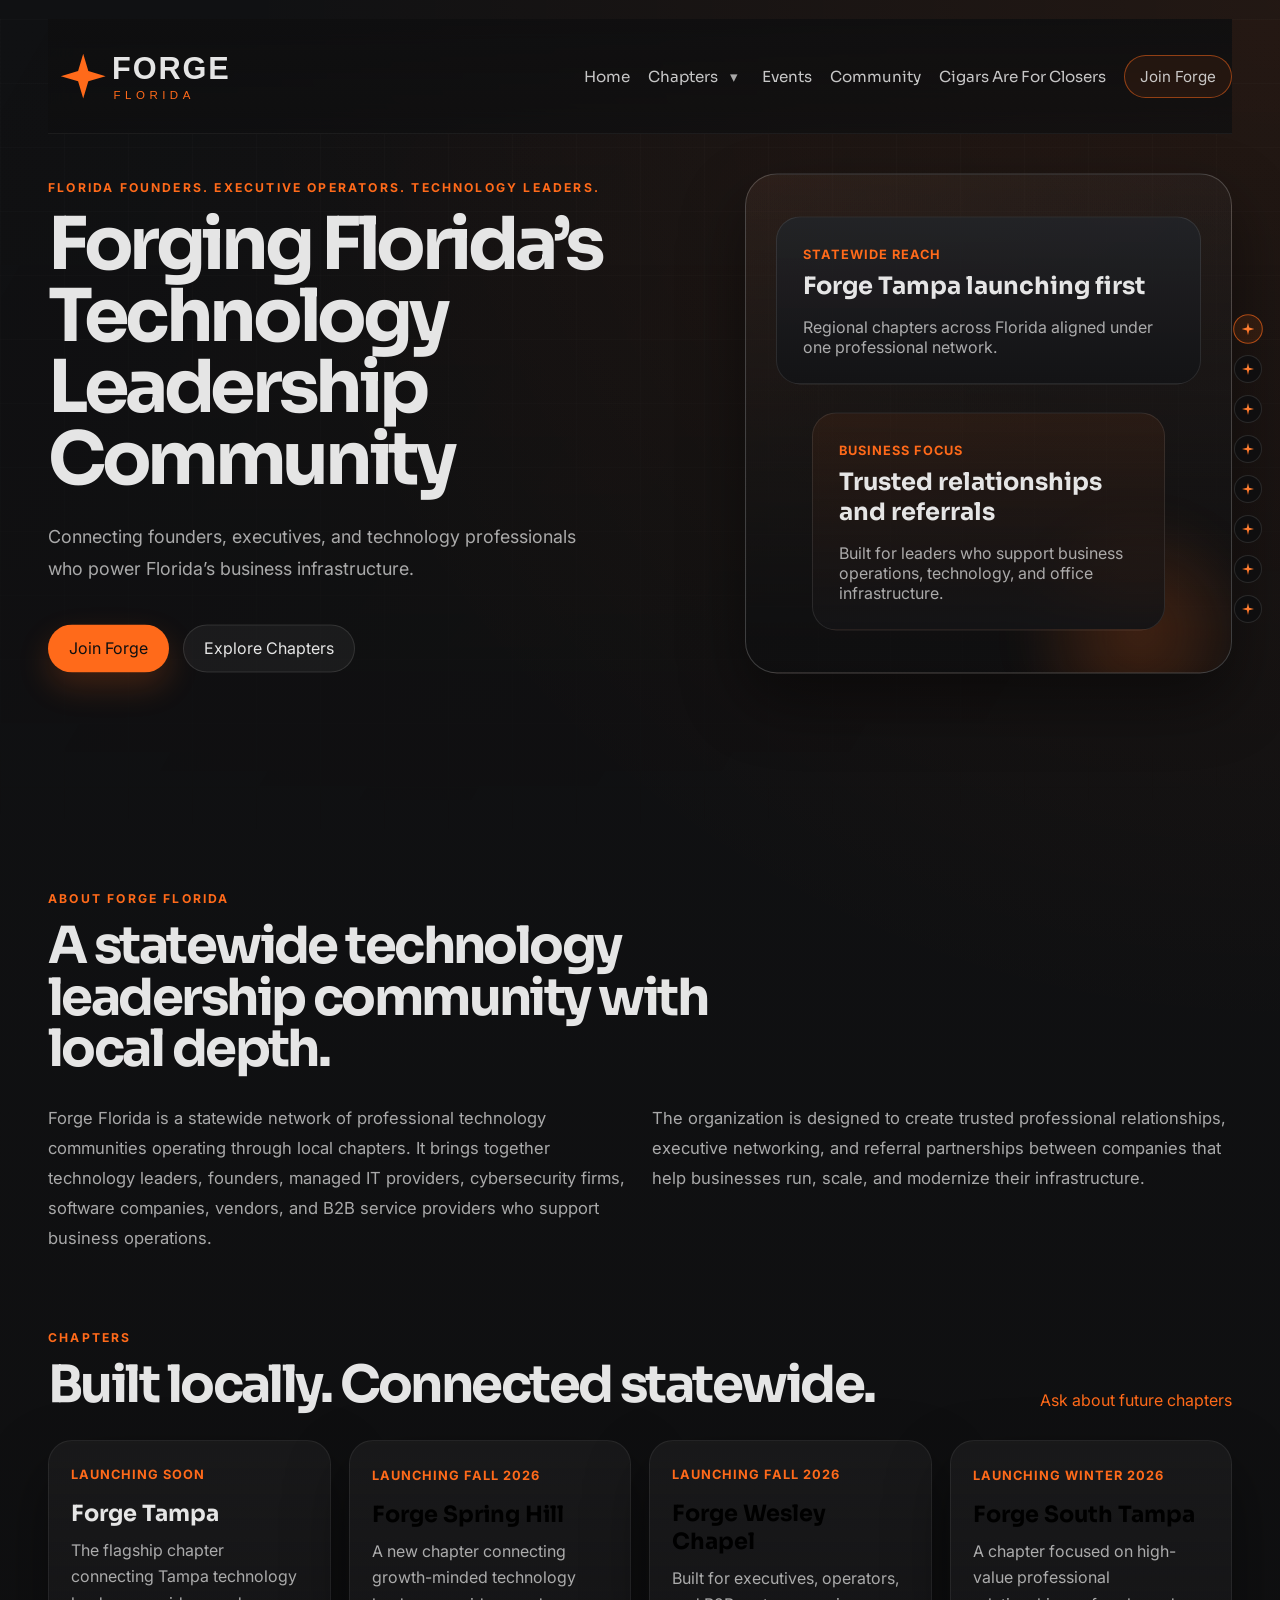
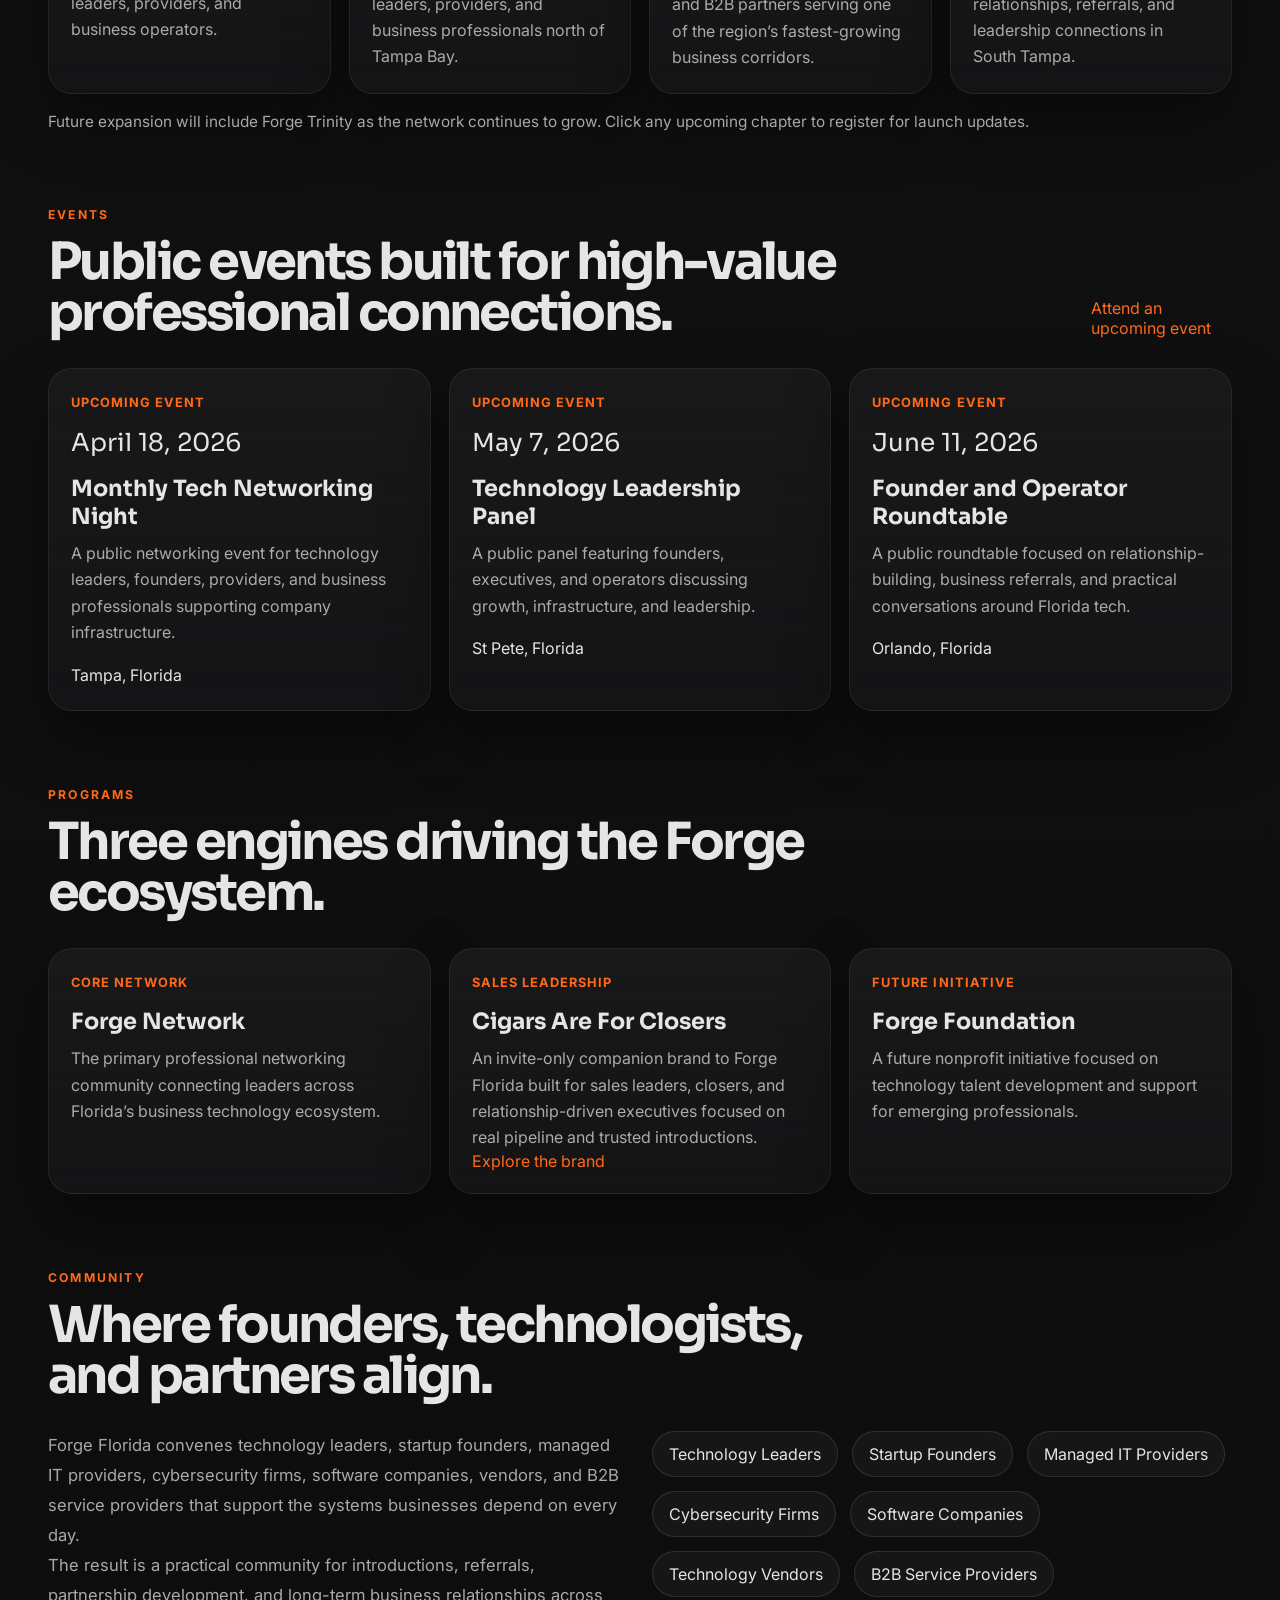
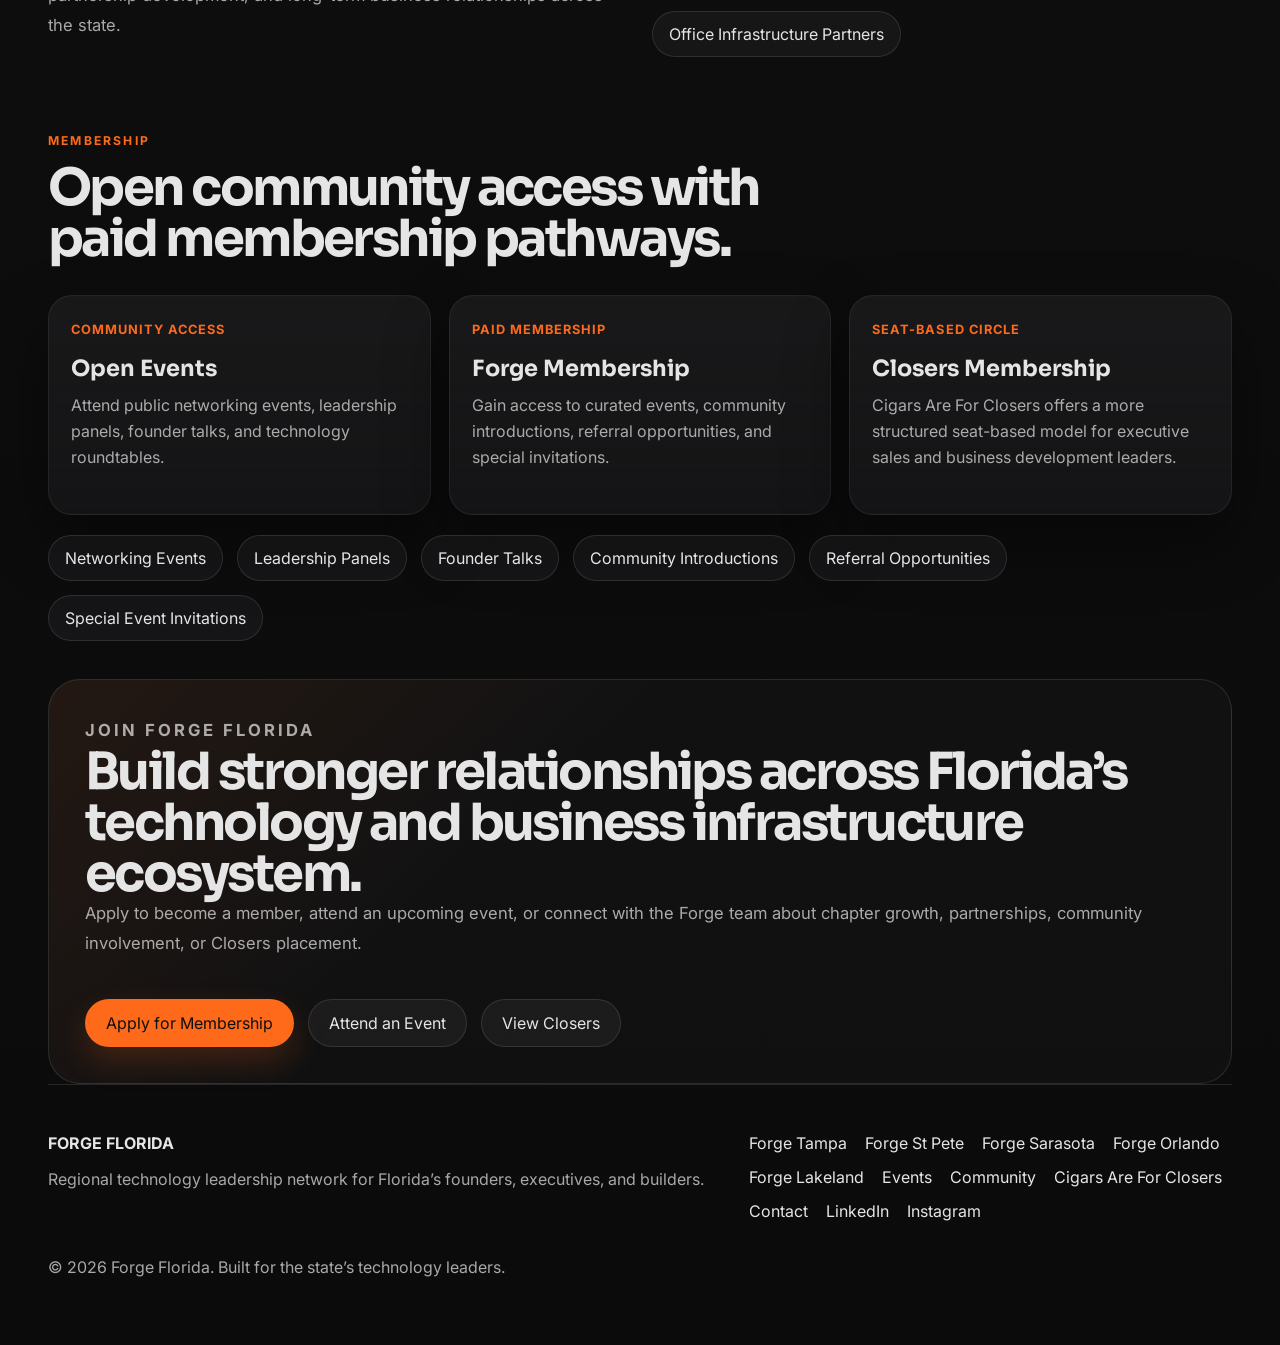
<file: index.html>
<!DOCTYPE html>
<html lang="en">
  <head>
    <meta charset="UTF-8" />
    <meta name="viewport" content="width=device-width, initial-scale=1.0" />
    <title>Forge Florida | Technology Leadership Community</title>
    <meta
      name="description"
      content="Forge Florida connects founders, executives, and technology professionals across Florida through city chapters, events, and leadership programs."
    />
    <link rel="preconnect" href="https://fonts.googleapis.com" />
    <link rel="preconnect" href="https://fonts.gstatic.com" crossorigin />
    <link
      href="https://fonts.googleapis.com/css2?family=Inter:wght@400;500;600;700&family=Sora:wght@500;600;700;800&display=swap"
      rel="stylesheet"
    />
    <link rel="stylesheet" href="styles.css" />
  </head>
  <body>
    <aside class="section-rail" aria-label="Section navigation">
      <button class="rail-dot active" type="button" data-target="hero" aria-label="Go to Home">
        <span class="rail-mark" aria-hidden="true"></span>
      </button>
      <button class="rail-dot" type="button" data-target="about" aria-label="Go to About">
        <span class="rail-mark" aria-hidden="true"></span>
      </button>
      <button class="rail-dot" type="button" data-target="chapters" aria-label="Go to Chapters">
        <span class="rail-mark" aria-hidden="true"></span>
      </button>
      <button class="rail-dot" type="button" data-target="events" aria-label="Go to Events">
        <span class="rail-mark" aria-hidden="true"></span>
      </button>
      <button class="rail-dot" type="button" data-target="programs" aria-label="Go to Programs">
        <span class="rail-mark" aria-hidden="true"></span>
      </button>
      <button class="rail-dot" type="button" data-target="community" aria-label="Go to Community">
        <span class="rail-mark" aria-hidden="true"></span>
      </button>
      <button class="rail-dot" type="button" data-target="membership" aria-label="Go to Membership">
        <span class="rail-mark" aria-hidden="true"></span>
      </button>
      <button class="rail-dot" type="button" data-target="join" aria-label="Go to Join Forge">
        <span class="rail-mark" aria-hidden="true"></span>
      </button>
    </aside>
    <div class="site-shell">
      <header class="topbar">
        <a class="brand" href="index.html">
          <svg class="brand-logo" viewBox="0 0 900 220" aria-label="Forge Florida">
            <g transform="translate(110,110)">
              <polygon
                points="0,-70 16,-16 70,0 16,16 0,70 -16,16 -70,0 -16,-16"
                fill="#FF6A1A"
              ></polygon>
            </g>
            <text
              x="200"
              y="120"
              font-family="Montserrat, Arial, sans-serif"
              font-size="96"
              font-weight="700"
              fill="#E5E5E5"
              letter-spacing="6"
            >
              FORGE
            </text>
            <text
              x="205"
              y="180"
              font-family="Montserrat, Arial, sans-serif"
              font-size="36"
              font-weight="500"
              fill="#FF6A1A"
              letter-spacing="14"
            >
              FLORIDA
            </text>
          </svg>
        </a>
        <nav class="nav">
          <a href="index.html">Home</a>
          <div class="nav-group">
            <a href="#chapters">Chapters</a>
            <button
              class="nav-menu-toggle"
              type="button"
              aria-label="Open chapters menu"
              aria-expanded="false"
              aria-controls="chapters-menu"
            >
              ▾
            </button>
            <div class="nav-menu" id="chapters-menu" role="menu">
              <a href="#chapters">Chapter Overview</a>
              <a href="chapters/tampa.html">Forge Tampa</a>
              <button type="button" data-open-modal="join-modal" data-chapter="Forge Spring Hill">
                Forge Spring Hill
              </button>
              <button type="button" data-open-modal="join-modal" data-chapter="Forge Wesley Chapel">
                Forge Wesley Chapel
              </button>
              <button type="button" data-open-modal="join-modal" data-chapter="Forge South Tampa">
                Forge South Tampa
              </button>
              <button type="button" data-open-modal="join-modal" data-chapter="Forge Trinity">
                Forge Trinity
              </button>
            </div>
          </div>
          <a href="#events">Events</a>
          <a href="#community">Community</a>
          <a href="cigars-are-for-closers.html">Cigars Are For Closers</a>
          <button class="nav-cta nav-button" type="button" data-open-modal="join-modal">Join Forge</button>
        </nav>
      </header>

      <main>
        <section class="hero snap-section" id="hero">
          <div class="hero-copy">
            <p class="eyebrow">Florida founders. Executive operators. Technology leaders.</p>
            <h1>Forging Florida’s Technology Leadership Community</h1>
            <p class="hero-text">
              Connecting founders, executives, and technology professionals who power Florida’s
              business infrastructure.
            </p>
            <div class="hero-actions">
              <button class="button button-primary" type="button" data-open-modal="join-modal">Join Forge</button>
              <a class="button button-secondary" href="#chapters">Explore Chapters</a>
            </div>
          </div>
          <div class="hero-panel">
            <div class="hero-panel-grid"></div>
            <div class="signal-card">
              <span>Statewide Reach</span>
              <strong>Forge Tampa launching first</strong>
              <p>Regional chapters across Florida aligned under one professional network.</p>
            </div>
            <div class="signal-card accent">
              <span>Business Focus</span>
              <strong>Trusted relationships and referrals</strong>
              <p>Built for leaders who support business operations, technology, and office infrastructure.</p>
            </div>
          </div>
        </section>

        <section class="section intro snap-section" id="about">
          <div class="section-heading">
            <p class="eyebrow">About Forge Florida</p>
            <h2>A statewide technology leadership community with local depth.</h2>
          </div>
          <div class="two-column">
            <p>
              Forge Florida is a statewide network of professional technology communities operating
              through local chapters. It brings together technology leaders, founders, managed IT
              providers, cybersecurity firms, software companies, vendors, and B2B service
              providers who support business operations.
            </p>
            <p>
              The organization is designed to create trusted professional relationships, executive
              networking, and referral partnerships between companies that help businesses run,
              scale, and modernize their infrastructure.
            </p>
          </div>
        </section>

        <section class="section snap-section" id="chapters">
          <div class="section-heading inline">
            <div>
              <p class="eyebrow">Chapters</p>
              <h2>Built locally. Connected statewide.</h2>
            </div>
            <a class="text-link" href="#join">Ask about future chapters</a>
          </div>
          <div class="card-grid chapter-grid">
            <a class="card chapter-card" href="chapters/tampa.html">
              <span class="card-kicker">Launching Soon</span>
              <h3>Forge Tampa</h3>
              <p>The flagship chapter connecting Tampa technology leaders, providers, and business operators.</p>
            </a>
            <button
              class="card chapter-card chapter-button"
              type="button"
              data-open-modal="join-modal"
              data-chapter="Forge Spring Hill"
            >
              <span class="card-kicker">Launching Fall 2026</span>
              <h3>Forge Spring Hill</h3>
              <p>A new chapter connecting growth-minded technology leaders, providers, and business professionals north of Tampa Bay.</p>
            </button>
            <button
              class="card chapter-card chapter-button"
              type="button"
              data-open-modal="join-modal"
              data-chapter="Forge Wesley Chapel"
            >
              <span class="card-kicker">Launching Fall 2026</span>
              <h3>Forge Wesley Chapel</h3>
              <p>Built for executives, operators, and B2B partners serving one of the region’s fastest-growing business corridors.</p>
            </button>
            <button
              class="card chapter-card chapter-button"
              type="button"
              data-open-modal="join-modal"
              data-chapter="Forge South Tampa"
            >
              <span class="card-kicker">Launching Winter 2026</span>
              <h3>Forge South Tampa</h3>
              <p>A chapter focused on high-value professional relationships, referrals, and leadership connections in South Tampa.</p>
            </button>
          </div>
          <p class="section-note">Future expansion will include Forge Trinity as the network continues to grow. Click any upcoming chapter to register for launch updates.</p>
        </section>

        <section class="section snap-section" id="events">
          <div class="section-heading inline">
            <div>
              <p class="eyebrow">Events</p>
              <h2>Public events built for high-value professional connections.</h2>
            </div>
            <a class="text-link" href="#join">Attend an upcoming event</a>
          </div>
          <div class="card-grid events-grid" id="events-grid"></div>
        </section>

        <section class="section snap-section" id="programs">
          <div class="section-heading">
            <p class="eyebrow">Programs</p>
            <h2>Three engines driving the Forge ecosystem.</h2>
          </div>
          <div class="card-grid program-grid">
            <article class="card program-card">
              <span class="card-kicker">Core Network</span>
              <h3>Forge Network</h3>
              <p>The primary professional networking community connecting leaders across Florida’s business technology ecosystem.</p>
            </article>
            <article class="card program-card" id="closers">
              <span class="card-kicker">Sales Leadership</span>
              <h3>Cigars Are For Closers</h3>
              <p>
                An invite-only companion brand to Forge Florida built for sales leaders, closers,
                and relationship-driven executives focused on real pipeline and trusted
                introductions.
              </p>
              <a class="text-link" href="cigars-are-for-closers.html">Explore the brand</a>
            </article>
            <article class="card program-card" id="foundation">
              <span class="card-kicker">Future Initiative</span>
              <h3>Forge Foundation</h3>
              <p>A future nonprofit initiative focused on technology talent development and support for emerging professionals.</p>
            </article>
          </div>
        </section>

        <section class="section community-section snap-section" id="community">
          <div class="section-heading">
            <p class="eyebrow">Community</p>
            <h2>Where founders, technologists, and partners align.</h2>
          </div>
          <div class="community-layout">
            <div class="community-copy">
              <p>
                Forge Florida convenes technology leaders, startup founders, managed IT providers,
                cybersecurity firms, software companies, vendors, and B2B service providers that
                support the systems businesses depend on every day.
              </p>
              <p>
                The result is a practical community for introductions, referrals, partnership
                development, and long-term business relationships across the state.
              </p>
            </div>
            <div class="member-wall">
              <span>Technology Leaders</span>
              <span>Startup Founders</span>
              <span>Managed IT Providers</span>
              <span>Cybersecurity Firms</span>
              <span>Software Companies</span>
              <span>Technology Vendors</span>
              <span>B2B Service Providers</span>
              <span>Office Infrastructure Partners</span>
            </div>
          </div>
        </section>

        <section class="section snap-section" id="membership">
          <div class="section-heading">
            <p class="eyebrow">Membership</p>
            <h2>Open community access with paid membership pathways.</h2>
          </div>
          <div class="card-grid program-grid">
            <article class="card program-card">
              <span class="card-kicker">Community Access</span>
              <h3>Open Events</h3>
              <p>Attend public networking events, leadership panels, founder talks, and technology roundtables.</p>
            </article>
            <article class="card program-card">
              <span class="card-kicker">Paid Membership</span>
              <h3>Forge Membership</h3>
              <p>Gain access to curated events, community introductions, referral opportunities, and special invitations.</p>
            </article>
            <article class="card program-card">
              <span class="card-kicker">Seat-Based Circle</span>
              <h3>Closers Membership</h3>
              <p>
                Cigars Are For Closers offers a more structured seat-based model for executive
                sales and business development leaders.
              </p>
            </article>
          </div>
          <div class="member-wall benefits-wall">
            <span>Networking Events</span>
            <span>Leadership Panels</span>
            <span>Founder Talks</span>
            <span>Community Introductions</span>
            <span>Referral Opportunities</span>
            <span>Special Event Invitations</span>
          </div>
        </section>

        <section class="section cta-section snap-section" id="join">
          <p class="eyebrow">Join Forge Florida</p>
          <h2>Build stronger relationships across Florida’s technology and business infrastructure ecosystem.</h2>
          <p>
            Apply to become a member, attend an upcoming event, or connect with the Forge team
            about chapter growth, partnerships, community involvement, or Closers placement.
          </p>
          <div class="hero-actions">
            <button class="button button-primary" type="button" data-open-modal="join-modal">Apply for Membership</button>
            <a class="button button-secondary" href="mailto:events@forgeflorida.com">Attend an Event</a>
            <a class="button button-secondary" href="cigars-are-for-closers.html">View Closers</a>
          </div>
        </section>
      </main>

      <footer class="footer">
        <div>
          <strong>FORGE FLORIDA</strong>
          <p>Regional technology leadership network for Florida’s founders, executives, and builders.</p>
        </div>
        <div class="footer-links">
          <a href="chapters/tampa.html">Forge Tampa</a>
          <a href="chapters/st-pete.html">Forge St Pete</a>
          <a href="chapters/sarasota.html">Forge Sarasota</a>
          <a href="chapters/orlando.html">Forge Orlando</a>
          <a href="#chapters">Forge Lakeland</a>
          <a href="#events">Events</a>
          <a href="#community">Community</a>
          <a href="cigars-are-for-closers.html">Cigars Are For Closers</a>
          <a href="mailto:hello@forgeflorida.com">Contact</a>
          <a href="https://www.linkedin.com" target="_blank" rel="noreferrer">LinkedIn</a>
          <a href="https://www.instagram.com" target="_blank" rel="noreferrer">Instagram</a>
        </div>
        <p class="footer-meta">© <span id="year"></span> Forge Florida. Built for the state’s technology leaders.</p>
      </footer>
    </div>

    <div class="modal" id="join-modal" aria-hidden="true">
      <div class="modal-backdrop" data-close-modal></div>
      <div class="modal-panel" role="dialog" aria-modal="true" aria-labelledby="join-modal-title">
        <button class="modal-close" type="button" aria-label="Close" data-close-modal>
          ×
        </button>
        <p class="eyebrow">Join Forge</p>
        <h2 id="join-modal-title">Get more information about Forge membership.</h2>
        <p class="modal-copy">
          Tell us a bit about you and we’ll prepare the right next step. Submitting this form opens
          an email draft to the Forge team with your details filled in.
        </p>
        <form class="modal-form" id="join-form">
          <input type="hidden" name="chapter" value="" />
          <label>
            Full Name
            <input type="text" name="name" required />
          </label>
          <label>
            Email
            <input type="email" name="email" required />
          </label>
          <label>
            Company
            <input type="text" name="company" />
          </label>
          <label>
            Role
            <input type="text" name="role" />
          </label>
          <label>
            Interest
            <select name="interest">
              <option value="General Membership">General Membership</option>
              <option value="Events">Events</option>
              <option value="Cigars Are For Closers">Cigars Are For Closers</option>
              <option value="Partnerships">Partnerships</option>
              <option value="Chapter Launch Updates">Chapter Launch Updates</option>
            </select>
          </label>
          <label>
            Notes
            <textarea name="notes" rows="4" placeholder="Tell us what you'd like to learn more about."></textarea>
          </label>
          <div class="modal-actions">
            <button class="button button-primary" type="submit">Send Request</button>
            <button class="button button-secondary" type="button" data-close-modal>Cancel</button>
          </div>
        </form>
      </div>
    </div>

    <script src="script.js"></script>
  </body>
</html>
</file>
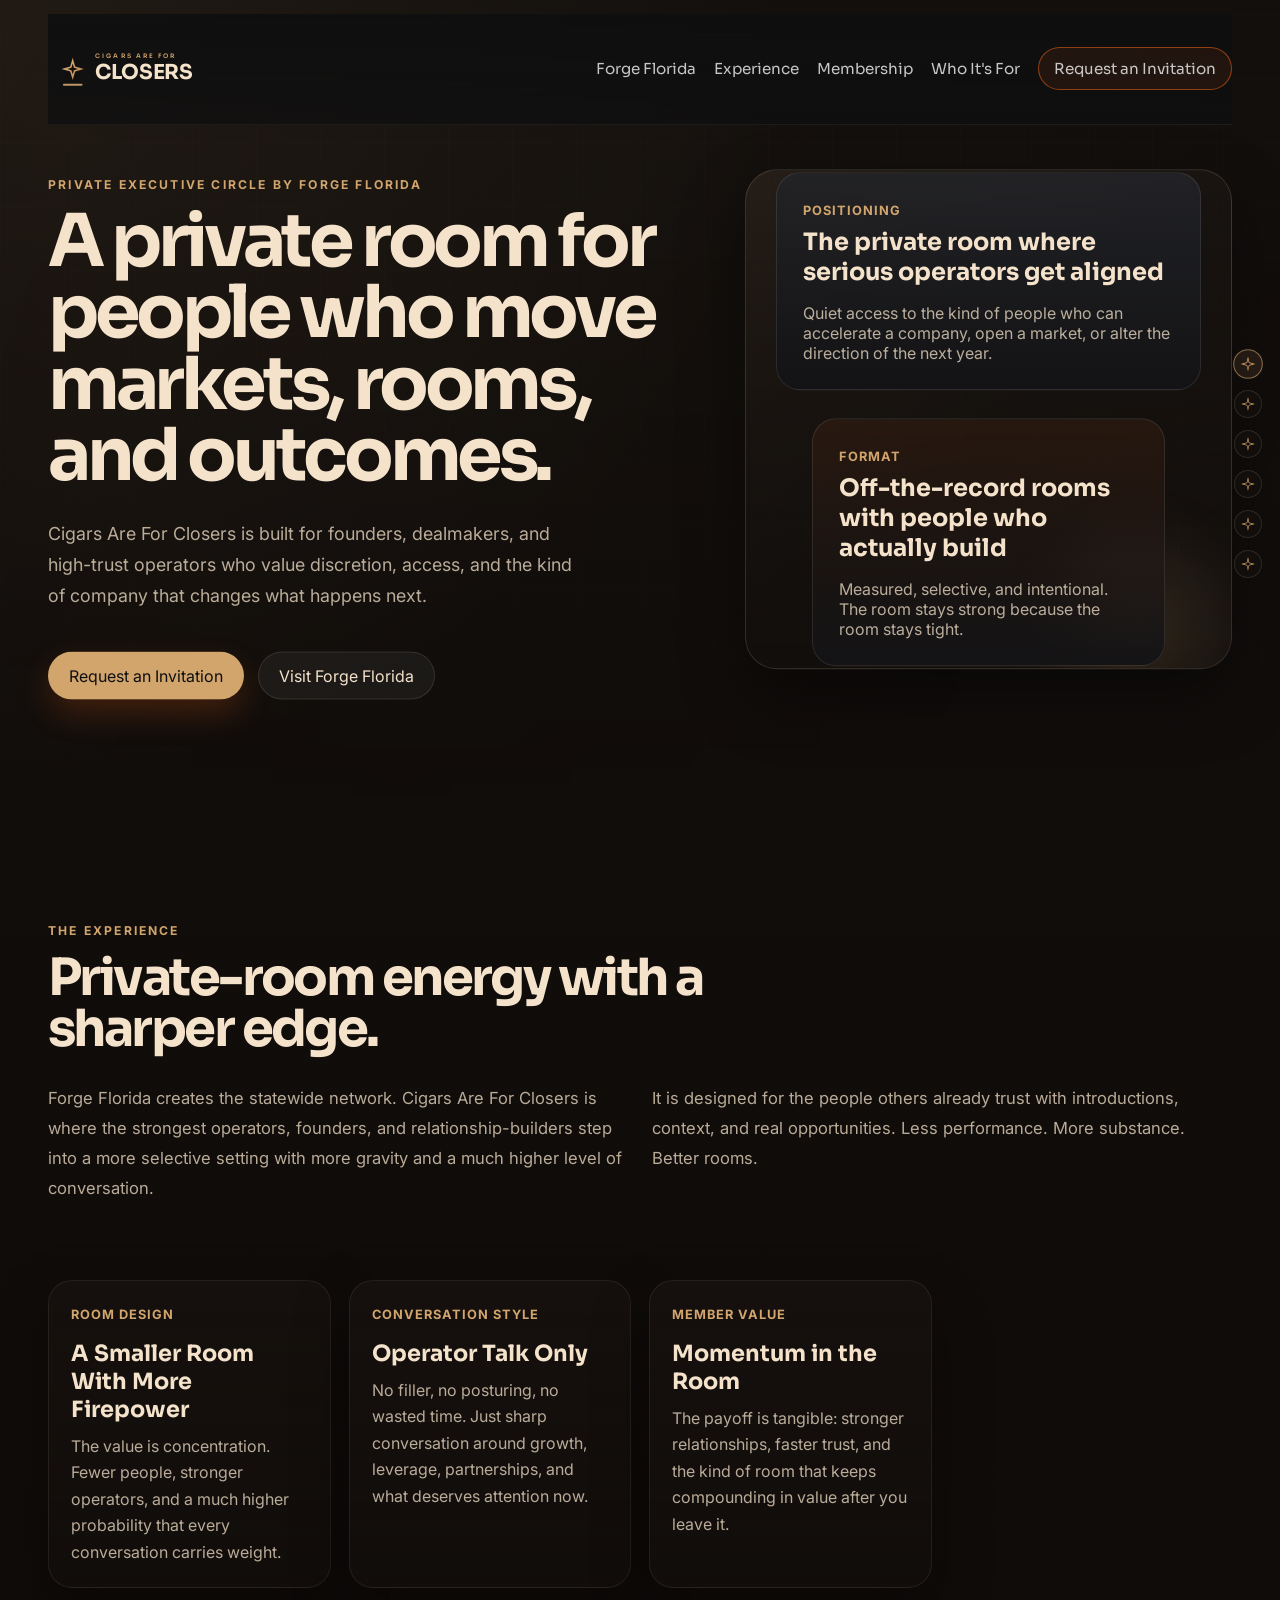
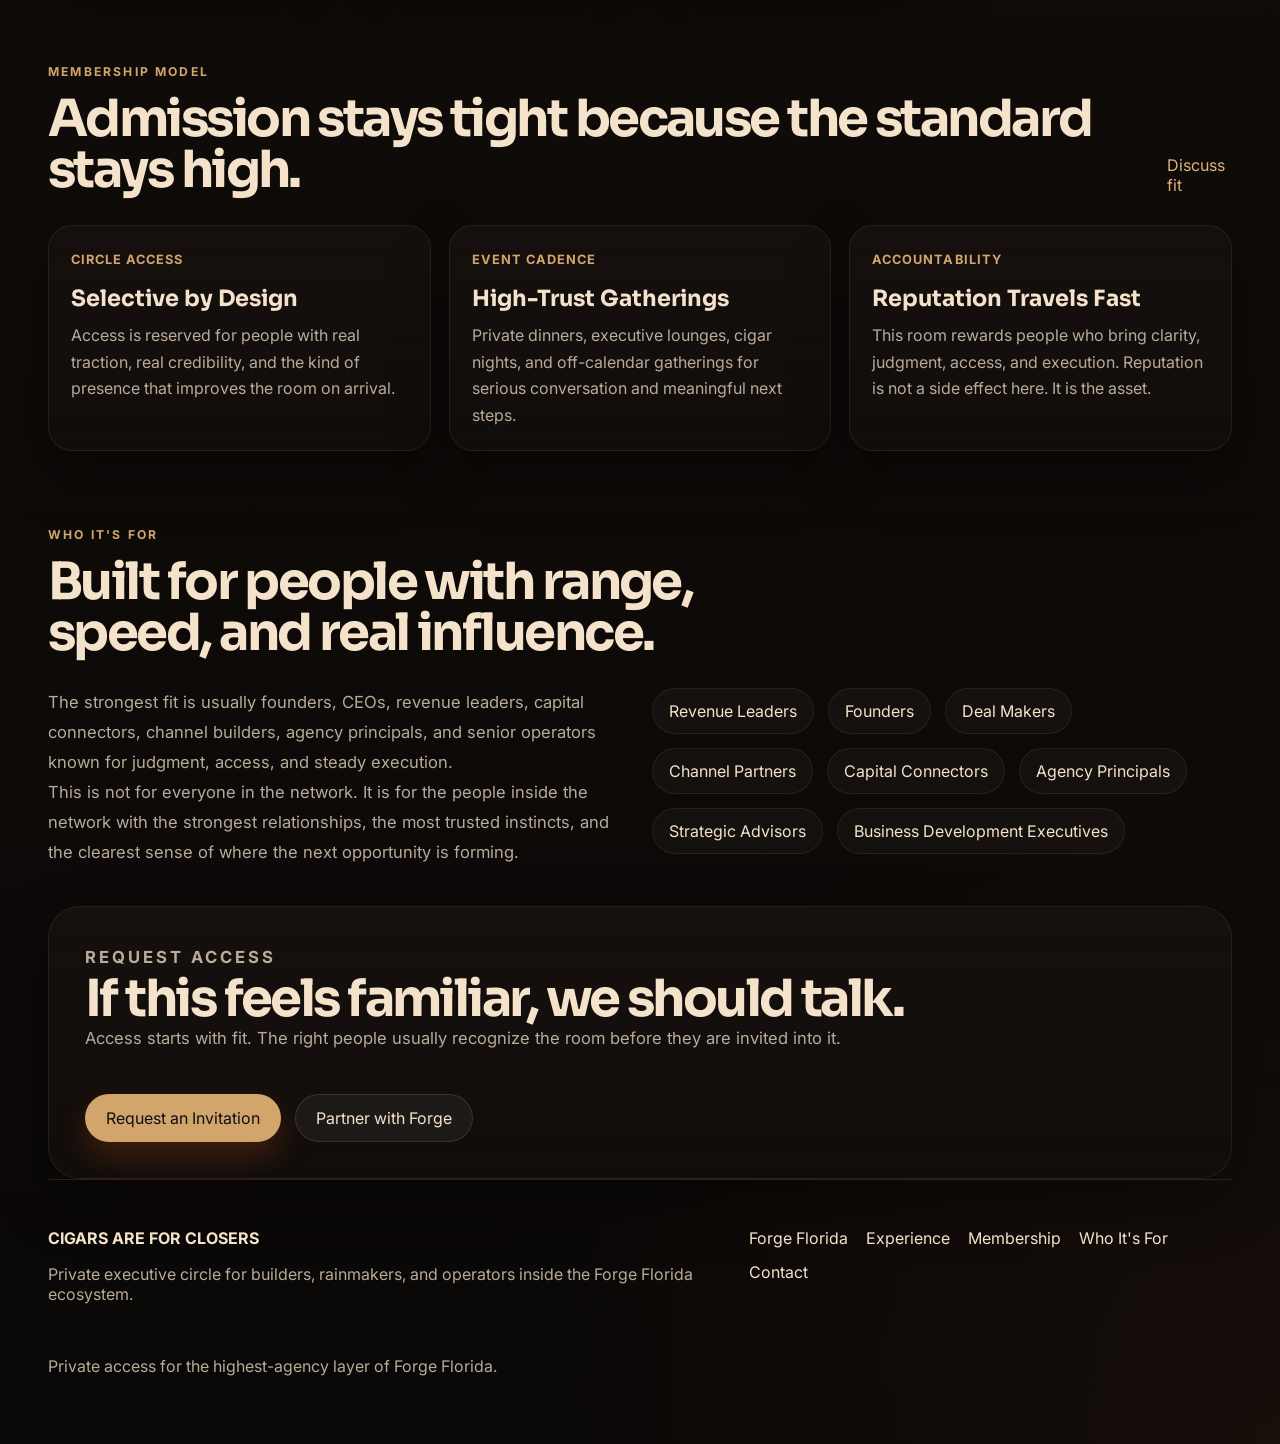
<file: cigars-are-for-closers.html>
<!DOCTYPE html>
<html lang="en">
  <head>
    <meta charset="UTF-8" />
    <meta name="viewport" content="width=device-width, initial-scale=1.0" />
    <title>Cigars Are For Closers | Private Executive Circle by Forge Florida</title>
    <meta
      name="description"
      content="Cigars Are For Closers is Forge Florida's private executive circle for founders, rainmakers, and operators who move fast, carry influence, and get meaningful deals done."
    />
    <link rel="preconnect" href="https://fonts.googleapis.com" />
    <link rel="preconnect" href="https://fonts.gstatic.com" crossorigin />
    <link
      href="https://fonts.googleapis.com/css2?family=Inter:wght@400;500;600;700&family=Sora:wght@500;600;700;800&display=swap"
      rel="stylesheet"
    />
    <link rel="stylesheet" href="styles.css" />
  </head>
  <body class="closers-page">
    <aside class="section-rail" aria-label="Section navigation">
      <button class="rail-dot active" type="button" data-target="hero" aria-label="Go to Home">
        <span class="rail-mark" aria-hidden="true"></span>
      </button>
      <button class="rail-dot" type="button" data-target="experience" aria-label="Go to Experience">
        <span class="rail-mark" aria-hidden="true"></span>
      </button>
      <button class="rail-dot" type="button" data-target="pillars" aria-label="Go to Pillars">
        <span class="rail-mark" aria-hidden="true"></span>
      </button>
      <button class="rail-dot" type="button" data-target="membership" aria-label="Go to Membership">
        <span class="rail-mark" aria-hidden="true"></span>
      </button>
      <button class="rail-dot" type="button" data-target="audience" aria-label="Go to Who It's For">
        <span class="rail-mark" aria-hidden="true"></span>
      </button>
      <button class="rail-dot" type="button" data-target="apply" aria-label="Go to Request Access">
        <span class="rail-mark" aria-hidden="true"></span>
      </button>
    </aside>
    <div class="site-shell">
      <header class="topbar">
        <a class="brand" href="cigars-are-for-closers.html" aria-label="Cigars Are For Closers">
          <svg
            class="brand-logo closers-logo"
            viewBox="0 0 1400 320"
            xmlns="http://www.w3.org/2000/svg"
            role="img"
            aria-label="Cigars Are For Closers logo"
          >
            <defs>
              <linearGradient id="emberGlow" x1="0%" y1="0%" x2="100%" y2="100%">
                <stop offset="0%" stop-color="#E0B27A" />
                <stop offset="100%" stop-color="#B9854E" />
              </linearGradient>
            </defs>
            <g transform="translate(120,160)">
              <polygon
                points="0,-54 12,-12 54,0 12,12 0,54 -12,12 -54,0 -12,-12"
                fill="url(#emberGlow)"
              ></polygon>
              <polygon
                points="0,-26 6,-6 26,0 6,6 0,26 -6,6 -26,0 -6,-6"
                fill="#120F0D"
              ></polygon>
              <rect x="-48" y="72" rx="6" ry="6" width="96" height="10" fill="#D2A56D" opacity="0.9"></rect>
            </g>
            <text
              x="230"
              y="108"
              font-family="Sora, Inter, Arial, sans-serif"
              font-size="30"
              font-weight="600"
              fill="#D2A56D"
              letter-spacing="10"
            >
              CIGARS ARE FOR
            </text>
            <text
              x="230"
              y="208"
              font-family="Sora, Inter, Arial, sans-serif"
              font-size="100"
              font-weight="700"
              fill="#F4E2CB"
              letter-spacing="-2"
            >
              CLOSERS
            </text>
          </svg>
        </a>
        <nav class="nav">
          <a href="index.html">Forge Florida</a>
          <a href="#experience">Experience</a>
          <a href="#membership">Membership</a>
          <a href="#audience">Who It's For</a>
          <a class="nav-cta" href="#apply">Request an Invitation</a>
        </nav>
      </header>

      <main>
        <section class="hero closers-hero snap-section" id="hero">
          <div class="hero-copy">
            <p class="eyebrow">Private Executive Circle by Forge Florida</p>
            <h1>A private room for people who move markets, rooms, and outcomes.</h1>
            <p class="hero-text">
              Cigars Are For Closers is built for founders, dealmakers, and high-trust operators
              who value discretion, access, and the kind of company that changes what happens
              next.
            </p>
            <div class="hero-actions">
              <a class="button button-primary" href="mailto:closers@forgeflorida.com">Request an Invitation</a>
              <a class="button button-secondary" href="index.html">Visit Forge Florida</a>
            </div>
          </div>
          <div class="hero-panel closers-panel">
            <div class="hero-panel-grid"></div>
            <div class="signal-card">
              <span>Positioning</span>
              <strong>The private room where serious operators get aligned</strong>
              <p>
                Quiet access to the kind of people who can accelerate a company, open a market,
                or alter the direction of the next year.
              </p>
            </div>
            <div class="signal-card accent">
              <span>Format</span>
              <strong>Off-the-record rooms with people who actually build</strong>
              <p>Measured, selective, and intentional. The room stays strong because the room stays tight.</p>
            </div>
          </div>
        </section>

        <section class="section snap-section" id="experience">
          <div class="section-heading">
            <p class="eyebrow">The Experience</p>
            <h2>Private-room energy with a sharper edge.</h2>
          </div>
          <div class="two-column">
            <p>
              Forge Florida creates the statewide network. Cigars Are For Closers is where the
              strongest operators, founders, and relationship-builders step into a more selective
              setting with more gravity and a much higher level of conversation.
            </p>
            <p>
              It is designed for the people others already trust with introductions, context, and
              real opportunities. Less performance. More substance. Better rooms.
            </p>
          </div>
        </section>

        <section class="section snap-section" id="pillars">
          <div class="card-grid closers-pillars">
            <article class="card">
              <span class="card-kicker">Room Design</span>
              <h3>A Smaller Room With More Firepower</h3>
              <p>
                The value is concentration. Fewer people, stronger operators, and a much higher
                probability that every conversation carries weight.
              </p>
            </article>
            <article class="card">
              <span class="card-kicker">Conversation Style</span>
              <h3>Operator Talk Only</h3>
              <p>
                No filler, no posturing, no wasted time. Just sharp conversation around growth,
                leverage, partnerships, and what deserves attention now.
              </p>
            </article>
            <article class="card">
              <span class="card-kicker">Member Value</span>
              <h3>Momentum in the Room</h3>
              <p>
                The payoff is tangible: stronger relationships, faster trust, and the kind of room
                that keeps compounding in value after you leave it.
              </p>
            </article>
          </div>
        </section>

        <section class="section snap-section" id="membership">
          <div class="section-heading inline">
            <div>
              <p class="eyebrow">Membership Model</p>
              <h2>Admission stays tight because the standard stays high.</h2>
            </div>
            <a class="text-link" href="mailto:closers@forgeflorida.com">Discuss fit</a>
          </div>
          <div class="card-grid program-grid">
            <article class="card program-card">
              <span class="card-kicker">Circle Access</span>
              <h3>Selective by Design</h3>
              <p>
                Access is reserved for people with real traction, real credibility, and the kind
                of presence that improves the room on arrival.
              </p>
            </article>
            <article class="card program-card">
              <span class="card-kicker">Event Cadence</span>
              <h3>High-Trust Gatherings</h3>
              <p>
                Private dinners, executive lounges, cigar nights, and off-calendar gatherings for
                serious conversation and meaningful next steps.
              </p>
            </article>
            <article class="card program-card">
              <span class="card-kicker">Accountability</span>
              <h3>Reputation Travels Fast</h3>
              <p>
                This room rewards people who bring clarity, judgment, access, and execution.
                Reputation is not a side effect here. It is the asset.
              </p>
            </article>
          </div>
        </section>

        <section class="section community-section snap-section" id="audience">
          <div class="section-heading">
            <p class="eyebrow">Who It's For</p>
            <h2>Built for people with range, speed, and real influence.</h2>
          </div>
          <div class="community-layout">
            <div class="community-copy">
              <p>
                The strongest fit is usually founders, CEOs, revenue leaders, capital connectors,
                channel builders, agency principals, and senior operators known for judgment,
                access, and steady execution.
              </p>
              <p>
                This is not for everyone in the network. It is for the people inside the network
                with the strongest relationships, the most trusted instincts, and the clearest
                sense of where the next opportunity is forming.
              </p>
            </div>
            <div class="member-wall closers-wall">
              <span>Revenue Leaders</span>
              <span>Founders</span>
              <span>Deal Makers</span>
              <span>Channel Partners</span>
              <span>Capital Connectors</span>
              <span>Agency Principals</span>
              <span>Strategic Advisors</span>
              <span>Business Development Executives</span>
            </div>
          </div>
        </section>

        <section class="section cta-section closers-cta snap-section" id="apply">
          <p class="eyebrow">Request Access</p>
          <h2>If this feels familiar, we should talk.</h2>
          <p>
            Access starts with fit. The right people usually recognize the room before they are
            invited into it.
          </p>
          <div class="hero-actions">
            <a class="button button-primary" href="mailto:closers@forgeflorida.com">Request an Invitation</a>
            <a class="button button-secondary" href="mailto:hello@forgeflorida.com">Partner with Forge</a>
          </div>
        </section>
      </main>

      <footer class="footer">
        <div>
          <strong>CIGARS ARE FOR CLOSERS</strong>
          <p>Private executive circle for builders, rainmakers, and operators inside the Forge Florida ecosystem.</p>
        </div>
        <div class="footer-links">
          <a href="index.html">Forge Florida</a>
          <a href="#experience">Experience</a>
          <a href="#membership">Membership</a>
          <a href="#audience">Who It's For</a>
          <a href="mailto:closers@forgeflorida.com">Contact</a>
        </div>
        <p class="footer-meta">Private access for the highest-agency layer of Forge Florida.</p>
      </footer>
    </div>
    <script src="script.js"></script>
  </body>
</html>
</file>
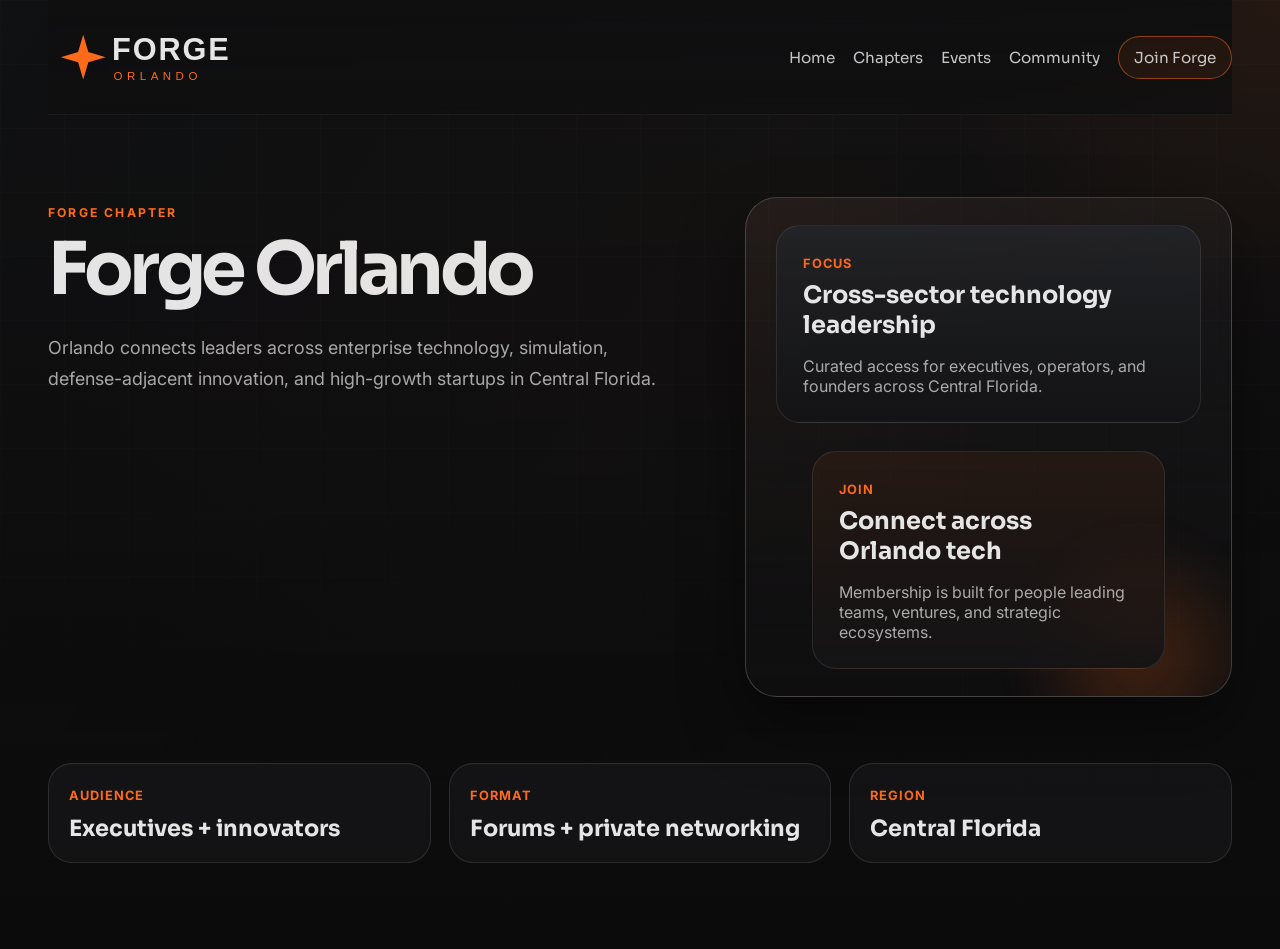
<file: chapters/orlando.html>
<!DOCTYPE html>
<html lang="en">
  <head>
    <meta charset="UTF-8" />
    <meta name="viewport" content="width=device-width, initial-scale=1.0" />
    <title>Forge Orlando | Forge Florida</title>
    <link rel="preconnect" href="https://fonts.googleapis.com" />
    <link rel="preconnect" href="https://fonts.gstatic.com" crossorigin />
    <link
      href="https://fonts.googleapis.com/css2?family=Inter:wght@400;500;600;700&family=Sora:wght@500;600;700;800&display=swap"
      rel="stylesheet"
    />
    <link rel="stylesheet" href="../styles.css" />
  </head>
  <body>
    <div class="site-shell">
      <header class="topbar">
        <a class="brand" href="../index.html">
          <svg class="brand-logo" viewBox="0 0 900 220" aria-label="Forge Orlando">
            <g transform="translate(110,110)">
              <polygon
                points="0,-70 16,-16 70,0 16,16 0,70 -16,16 -70,0 -16,-16"
                fill="#FF6A1A"
              ></polygon>
            </g>
            <text
              x="200"
              y="120"
              font-family="Montserrat, Arial, sans-serif"
              font-size="96"
              font-weight="700"
              fill="#E5E5E5"
              letter-spacing="6"
            >
              FORGE
            </text>
            <text
              x="205"
              y="180"
              font-family="Montserrat, Arial, sans-serif"
              font-size="36"
              font-weight="500"
              fill="#FF6A1A"
              letter-spacing="14"
            >
              ORLANDO
            </text>
          </svg>
        </a>
        <nav class="nav">
          <a href="../index.html">Home</a>
          <a href="../index.html#chapters">Chapters</a>
          <a href="../index.html#events">Events</a>
          <a href="../index.html#community">Community</a>
          <a class="nav-cta" href="../index.html#join">Join Forge</a>
        </nav>
      </header>

      <main>
        <section class="hero chapter-hero">
          <div class="hero-copy">
            <p class="eyebrow">Forge Chapter</p>
            <h1>Forge Orlando</h1>
            <p class="hero-text chapter-summary">
              Orlando connects leaders across enterprise technology, simulation, defense-adjacent
              innovation, and high-growth startups in Central Florida.
            </p>
          </div>
          <div class="hero-panel">
            <div class="hero-panel-grid"></div>
            <div class="signal-card">
              <span>Focus</span>
              <strong>Cross-sector technology leadership</strong>
              <p>Curated access for executives, operators, and founders across Central Florida.</p>
            </div>
            <div class="signal-card accent">
              <span>Join</span>
              <strong>Connect across Orlando tech</strong>
              <p>Membership is built for people leading teams, ventures, and strategic ecosystems.</p>
            </div>
          </div>
        </section>

        <section class="section">
          <div class="chapter-stats">
            <article class="chapter-stat">
              <span class="card-kicker">Audience</span>
              <strong>Executives + innovators</strong>
            </article>
            <article class="chapter-stat">
              <span class="card-kicker">Format</span>
              <strong>Forums + private networking</strong>
            </article>
            <article class="chapter-stat">
              <span class="card-kicker">Region</span>
              <strong>Central Florida</strong>
            </article>
          </div>
        </section>
      </main>
    </div>
  </body>
</html>
</file>
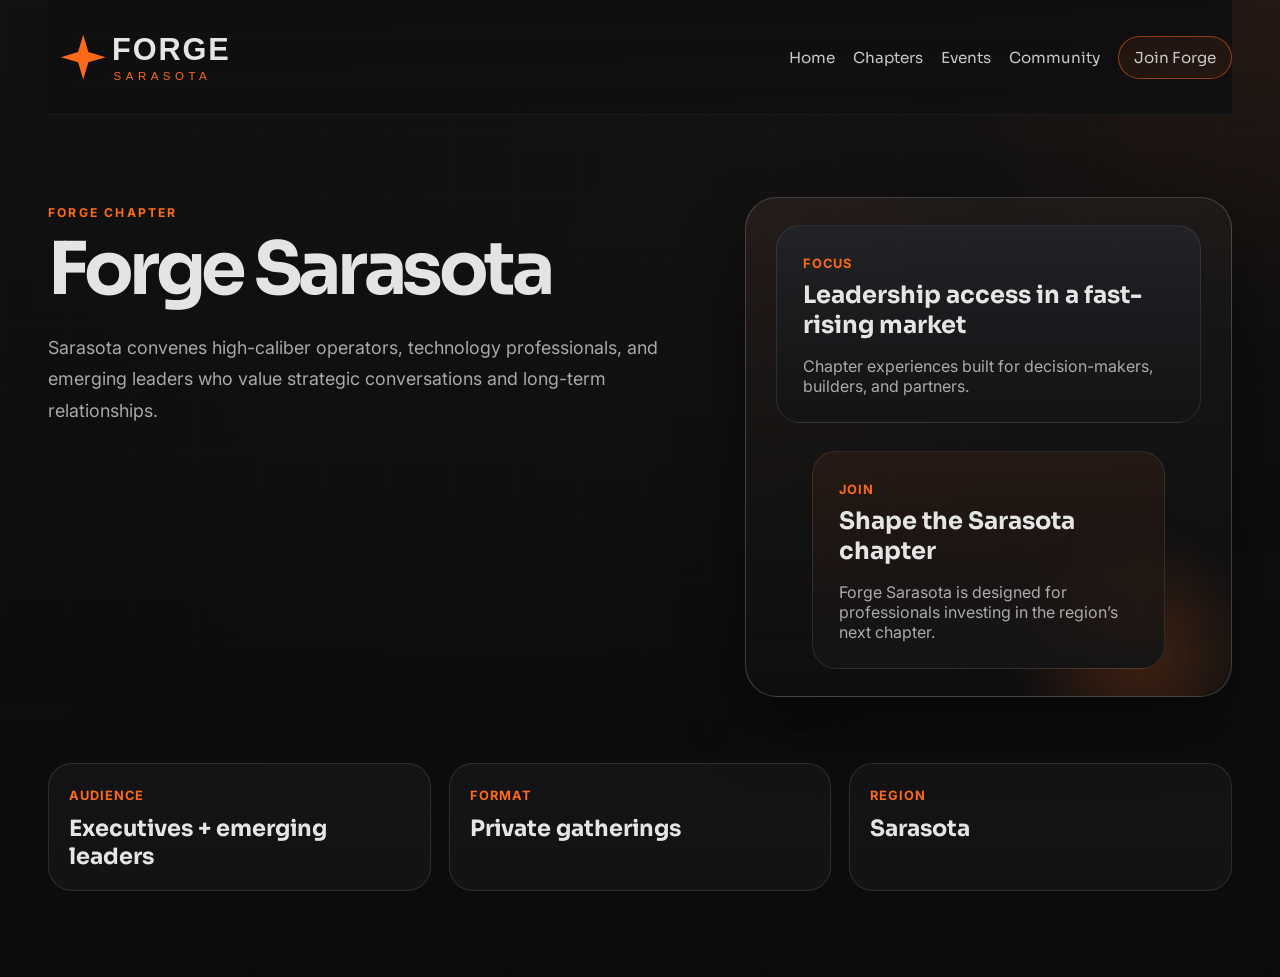
<file: chapters/sarasota.html>
<!DOCTYPE html>
<html lang="en">
  <head>
    <meta charset="UTF-8" />
    <meta name="viewport" content="width=device-width, initial-scale=1.0" />
    <title>Forge Sarasota | Forge Florida</title>
    <link rel="preconnect" href="https://fonts.googleapis.com" />
    <link rel="preconnect" href="https://fonts.gstatic.com" crossorigin />
    <link
      href="https://fonts.googleapis.com/css2?family=Inter:wght@400;500;600;700&family=Sora:wght@500;600;700;800&display=swap"
      rel="stylesheet"
    />
    <link rel="stylesheet" href="../styles.css" />
  </head>
  <body>
    <div class="site-shell">
      <header class="topbar">
        <a class="brand" href="../index.html">
          <svg class="brand-logo" viewBox="0 0 900 220" aria-label="Forge Sarasota">
            <g transform="translate(110,110)">
              <polygon
                points="0,-70 16,-16 70,0 16,16 0,70 -16,16 -70,0 -16,-16"
                fill="#FF6A1A"
              ></polygon>
            </g>
            <text
              x="200"
              y="120"
              font-family="Montserrat, Arial, sans-serif"
              font-size="96"
              font-weight="700"
              fill="#E5E5E5"
              letter-spacing="6"
            >
              FORGE
            </text>
            <text
              x="205"
              y="180"
              font-family="Montserrat, Arial, sans-serif"
              font-size="36"
              font-weight="500"
              fill="#FF6A1A"
              letter-spacing="14"
            >
              SARASOTA
            </text>
          </svg>
        </a>
        <nav class="nav">
          <a href="../index.html">Home</a>
          <a href="../index.html#chapters">Chapters</a>
          <a href="../index.html#events">Events</a>
          <a href="../index.html#community">Community</a>
          <a class="nav-cta" href="../index.html#join">Join Forge</a>
        </nav>
      </header>

      <main>
        <section class="hero chapter-hero">
          <div class="hero-copy">
            <p class="eyebrow">Forge Chapter</p>
            <h1>Forge Sarasota</h1>
            <p class="hero-text chapter-summary">
              Sarasota convenes high-caliber operators, technology professionals, and emerging
              leaders who value strategic conversations and long-term relationships.
            </p>
          </div>
          <div class="hero-panel">
            <div class="hero-panel-grid"></div>
            <div class="signal-card">
              <span>Focus</span>
              <strong>Leadership access in a fast-rising market</strong>
              <p>Chapter experiences built for decision-makers, builders, and partners.</p>
            </div>
            <div class="signal-card accent">
              <span>Join</span>
              <strong>Shape the Sarasota chapter</strong>
              <p>Forge Sarasota is designed for professionals investing in the region’s next chapter.</p>
            </div>
          </div>
        </section>

        <section class="section">
          <div class="chapter-stats">
            <article class="chapter-stat">
              <span class="card-kicker">Audience</span>
              <strong>Executives + emerging leaders</strong>
            </article>
            <article class="chapter-stat">
              <span class="card-kicker">Format</span>
              <strong>Private gatherings</strong>
            </article>
            <article class="chapter-stat">
              <span class="card-kicker">Region</span>
              <strong>Sarasota</strong>
            </article>
          </div>
        </section>
      </main>
    </div>
  </body>
</html>
</file>
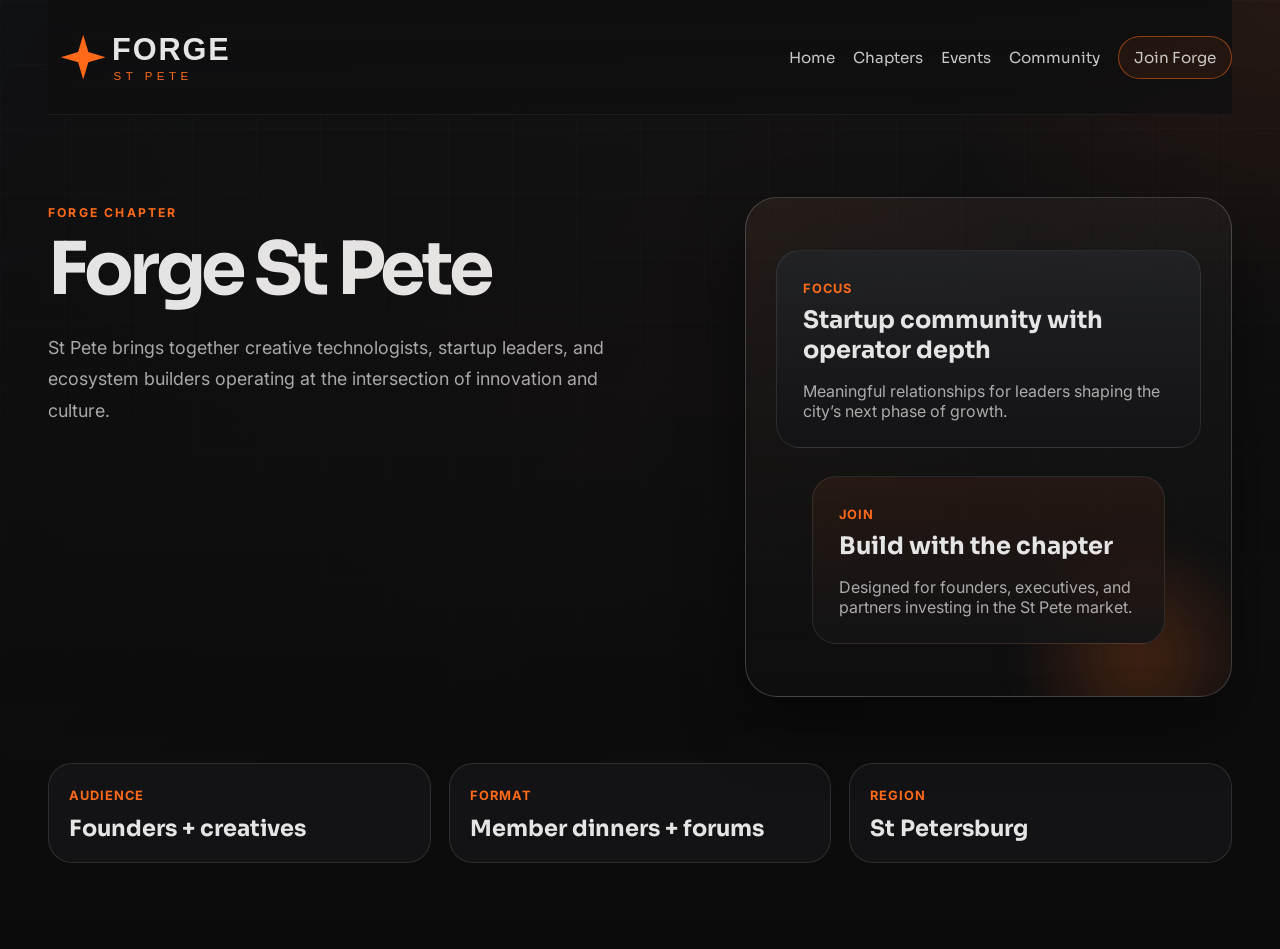
<file: chapters/st-pete.html>
<!DOCTYPE html>
<html lang="en">
  <head>
    <meta charset="UTF-8" />
    <meta name="viewport" content="width=device-width, initial-scale=1.0" />
    <title>Forge St Pete | Forge Florida</title>
    <link rel="preconnect" href="https://fonts.googleapis.com" />
    <link rel="preconnect" href="https://fonts.gstatic.com" crossorigin />
    <link
      href="https://fonts.googleapis.com/css2?family=Inter:wght@400;500;600;700&family=Sora:wght@500;600;700;800&display=swap"
      rel="stylesheet"
    />
    <link rel="stylesheet" href="../styles.css" />
  </head>
  <body>
    <div class="site-shell">
      <header class="topbar">
        <a class="brand" href="../index.html">
          <svg class="brand-logo" viewBox="0 0 900 220" aria-label="Forge St Pete">
            <g transform="translate(110,110)">
              <polygon
                points="0,-70 16,-16 70,0 16,16 0,70 -16,16 -70,0 -16,-16"
                fill="#FF6A1A"
              ></polygon>
            </g>
            <text
              x="200"
              y="120"
              font-family="Montserrat, Arial, sans-serif"
              font-size="96"
              font-weight="700"
              fill="#E5E5E5"
              letter-spacing="6"
            >
              FORGE
            </text>
            <text
              x="205"
              y="180"
              font-family="Montserrat, Arial, sans-serif"
              font-size="36"
              font-weight="500"
              fill="#FF6A1A"
              letter-spacing="14"
            >
              ST PETE
            </text>
          </svg>
        </a>
        <nav class="nav">
          <a href="../index.html">Home</a>
          <a href="../index.html#chapters">Chapters</a>
          <a href="../index.html#events">Events</a>
          <a href="../index.html#community">Community</a>
          <a class="nav-cta" href="../index.html#join">Join Forge</a>
        </nav>
      </header>

      <main>
        <section class="hero chapter-hero">
          <div class="hero-copy">
            <p class="eyebrow">Forge Chapter</p>
            <h1>Forge St Pete</h1>
            <p class="hero-text chapter-summary">
              St Pete brings together creative technologists, startup leaders, and ecosystem
              builders operating at the intersection of innovation and culture.
            </p>
          </div>
          <div class="hero-panel">
            <div class="hero-panel-grid"></div>
            <div class="signal-card">
              <span>Focus</span>
              <strong>Startup community with operator depth</strong>
              <p>Meaningful relationships for leaders shaping the city’s next phase of growth.</p>
            </div>
            <div class="signal-card accent">
              <span>Join</span>
              <strong>Build with the chapter</strong>
              <p>Designed for founders, executives, and partners investing in the St Pete market.</p>
            </div>
          </div>
        </section>

        <section class="section">
          <div class="chapter-stats">
            <article class="chapter-stat">
              <span class="card-kicker">Audience</span>
              <strong>Founders + creatives</strong>
            </article>
            <article class="chapter-stat">
              <span class="card-kicker">Format</span>
              <strong>Member dinners + forums</strong>
            </article>
            <article class="chapter-stat">
              <span class="card-kicker">Region</span>
              <strong>St Petersburg</strong>
            </article>
          </div>
        </section>
      </main>
    </div>
  </body>
</html>
</file>
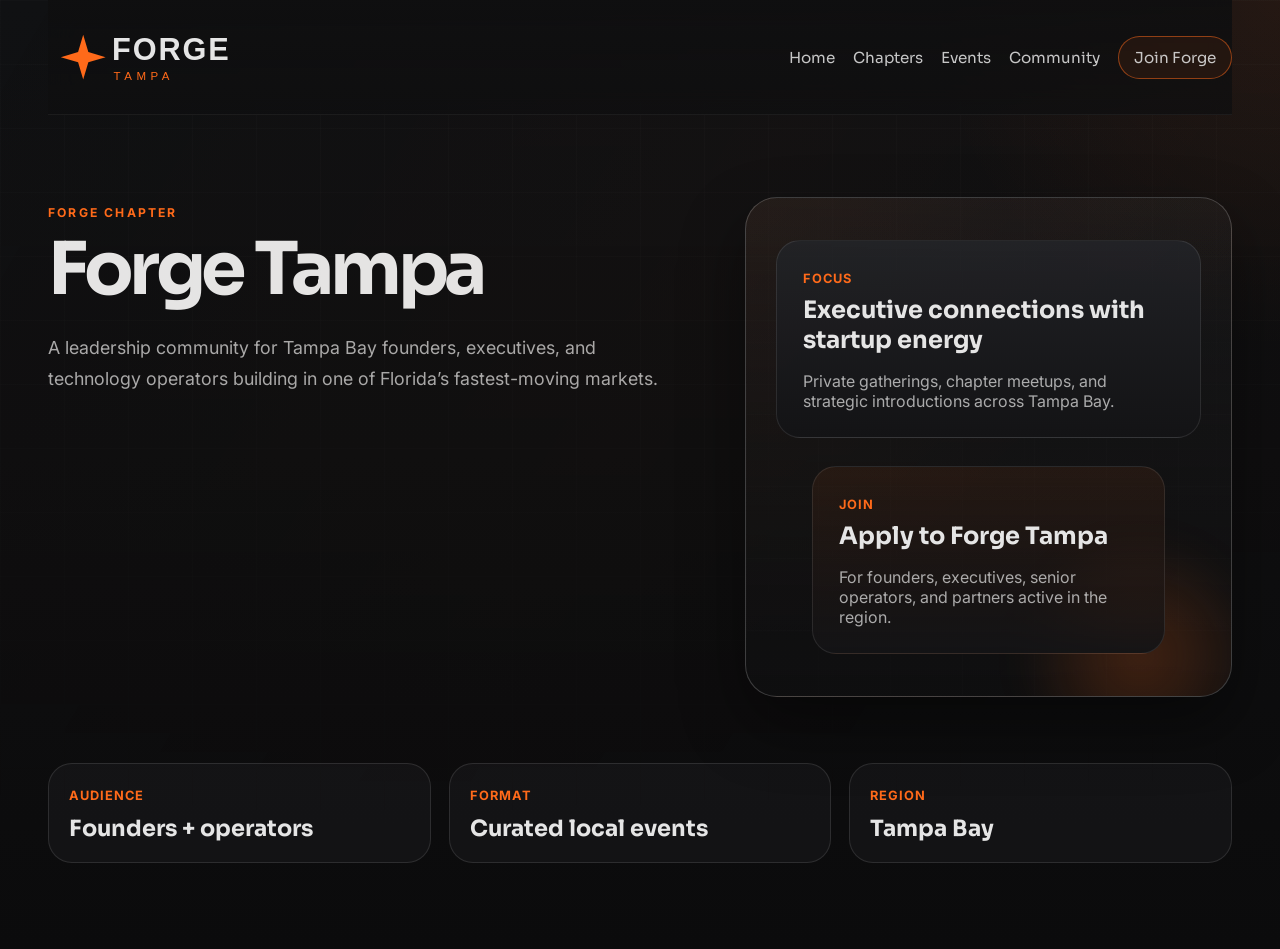
<file: chapters/tampa.html>
<!DOCTYPE html>
<html lang="en">
  <head>
    <meta charset="UTF-8" />
    <meta name="viewport" content="width=device-width, initial-scale=1.0" />
    <title>Forge Tampa | Forge Florida</title>
    <link rel="preconnect" href="https://fonts.googleapis.com" />
    <link rel="preconnect" href="https://fonts.gstatic.com" crossorigin />
    <link
      href="https://fonts.googleapis.com/css2?family=Inter:wght@400;500;600;700&family=Sora:wght@500;600;700;800&display=swap"
      rel="stylesheet"
    />
    <link rel="stylesheet" href="../styles.css" />
  </head>
  <body>
    <div class="site-shell">
      <header class="topbar">
        <a class="brand" href="../index.html">
          <svg class="brand-logo" viewBox="0 0 900 220" aria-label="Forge Tampa">
            <g transform="translate(110,110)">
              <polygon
                points="0,-70 16,-16 70,0 16,16 0,70 -16,16 -70,0 -16,-16"
                fill="#FF6A1A"
              ></polygon>
            </g>
            <text
              x="200"
              y="120"
              font-family="Montserrat, Arial, sans-serif"
              font-size="96"
              font-weight="700"
              fill="#E5E5E5"
              letter-spacing="6"
            >
              FORGE
            </text>
            <text
              x="205"
              y="180"
              font-family="Montserrat, Arial, sans-serif"
              font-size="36"
              font-weight="500"
              fill="#FF6A1A"
              letter-spacing="14"
            >
              TAMPA
            </text>
          </svg>
        </a>
        <nav class="nav">
          <a href="../index.html">Home</a>
          <a href="../index.html#chapters">Chapters</a>
          <a href="../index.html#events">Events</a>
          <a href="../index.html#community">Community</a>
          <a class="nav-cta" href="../index.html#join">Join Forge</a>
        </nav>
      </header>

      <main>
        <section class="hero chapter-hero">
          <div class="hero-copy">
            <p class="eyebrow">Forge Chapter</p>
            <h1>Forge Tampa</h1>
            <p class="hero-text chapter-summary">
              A leadership community for Tampa Bay founders, executives, and technology operators
              building in one of Florida’s fastest-moving markets.
            </p>
          </div>
          <div class="hero-panel">
            <div class="hero-panel-grid"></div>
            <div class="signal-card">
              <span>Focus</span>
              <strong>Executive connections with startup energy</strong>
              <p>Private gatherings, chapter meetups, and strategic introductions across Tampa Bay.</p>
            </div>
            <div class="signal-card accent">
              <span>Join</span>
              <strong>Apply to Forge Tampa</strong>
              <p>For founders, executives, senior operators, and partners active in the region.</p>
            </div>
          </div>
        </section>

        <section class="section">
          <div class="chapter-stats">
            <article class="chapter-stat">
              <span class="card-kicker">Audience</span>
              <strong>Founders + operators</strong>
            </article>
            <article class="chapter-stat">
              <span class="card-kicker">Format</span>
              <strong>Curated local events</strong>
            </article>
            <article class="chapter-stat">
              <span class="card-kicker">Region</span>
              <strong>Tampa Bay</strong>
            </article>
          </div>
        </section>
      </main>
    </div>
  </body>
</html>
</file>
<file: styles.css>
:root {
  --bg: #0f0f10;
  --bg-elevated: rgba(22, 22, 24, 0.94);
  --panel: #1b1c1f;
  --panel-strong: #232428;
  --surface: #3a3a3c;
  --border: rgba(229, 229, 229, 0.12);
  --border-strong: rgba(229, 229, 229, 0.22);
  --text: #e5e5e5;
  --muted: rgba(229, 229, 229, 0.72);
  --accent: #ff6a1a;
  --accent-soft: rgba(255, 106, 26, 0.12);
  --accent-warm: #ff8c42;
  --info: #2f80ed;
  --shadow: 0 28px 64px rgba(0, 0, 0, 0.42);
  --max-width: 1320px;
}

* {
  box-sizing: border-box;
}

html {
  scroll-behavior: smooth;
  scroll-snap-type: y proximity;
}

body {
  margin: 0;
  color: var(--text);
  background:
    radial-gradient(circle at top right, rgba(255, 106, 26, 0.08), transparent 22%),
    linear-gradient(180deg, #101113 0%, #0f0f10 48%, #0b0b0c 100%);
  font-family: "Inter", sans-serif;
  min-height: 100vh;
}

body::before {
  content: "";
  position: fixed;
  inset: 0;
  pointer-events: none;
  background-image:
    linear-gradient(rgba(229, 229, 229, 0.022) 1px, transparent 1px),
    linear-gradient(90deg, rgba(229, 229, 229, 0.022) 1px, transparent 1px),
    linear-gradient(120deg, transparent 0%, rgba(255, 106, 26, 0.03) 48%, transparent 100%);
  background-size: 64px 64px, 64px 64px, 100% 100%;
  mask-image: linear-gradient(to bottom, rgba(0, 0, 0, 0.7), transparent 95%);
}

a {
  color: inherit;
  text-decoration: none;
}

.site-shell {
  width: min(calc(100% - 96px), var(--max-width));
  margin: 0 auto;
  padding-bottom: 48px;
}

.section-rail {
  position: fixed;
  right: 18px;
  top: 50%;
  z-index: 30;
  display: flex;
  flex-direction: column;
  gap: 12px;
  transform: translateY(-50%);
}

.rail-dot {
  display: grid;
  place-items: center;
  width: 28px;
  height: 28px;
  padding: 0;
  border: 1px solid rgba(229, 229, 229, 0.12);
  border-radius: 999px;
  background: rgba(15, 15, 16, 0.86);
  cursor: pointer;
  transition: transform 180ms ease, border-color 180ms ease, background 180ms ease;
}

.rail-dot:hover,
.rail-dot.active {
  border-color: rgba(255, 106, 26, 0.6);
  background: rgba(255, 106, 26, 0.1);
  transform: scale(1.06);
}

.rail-mark {
  width: 12px;
  height: 12px;
  background: linear-gradient(180deg, var(--accent-warm), var(--accent));
  clip-path: polygon(50% 0%, 59% 39%, 100% 50%, 59% 61%, 50% 100%, 41% 61%, 0% 50%, 41% 39%);
  filter: drop-shadow(0 0 5px rgba(255, 106, 26, 0.34));
}

.topbar {
  position: sticky;
  top: 0;
  z-index: 20;
  display: flex;
  align-items: center;
  justify-content: space-between;
  gap: 24px;
  padding: 22px 0;
  background: linear-gradient(180deg, rgba(15, 15, 16, 0.92), rgba(15, 15, 16, 0.76));
  backdrop-filter: blur(14px);
  border-bottom: 1px solid rgba(229, 229, 229, 0.06);
}

.brand {
  display: inline-flex;
  align-items: center;
  width: clamp(225px, 22.5vw, 325px);
}

.brand-text strong,
.nav a,
h1,
h2,
h3 {
  font-family: "Sora", sans-serif;
}

.brand-logo {
  display: block;
  width: 100%;
  height: auto;
}

.hero-text,
.card p,
.footer p,
.two-column p,
.community-copy p,
.cta-section p {
  color: var(--muted);
}

.nav {
  display: flex;
  align-items: center;
  justify-content: flex-end;
  flex-wrap: wrap;
  gap: 18px;
  font-size: 0.95rem;
}

.nav a {
  color: rgba(229, 229, 229, 0.86);
}

.nav-group {
  position: relative;
  display: inline-flex;
  align-items: center;
  gap: 6px;
  flex: 0 0 auto;
}

.nav-menu-toggle {
  display: inline-flex;
  align-items: center;
  justify-content: center;
  width: 20px;
  height: 20px;
  padding: 0;
  border: 0;
  background: transparent;
  color: rgba(229, 229, 229, 0.72);
  font: inherit;
  line-height: 1;
  cursor: pointer;
}

.nav-menu {
  position: absolute;
  top: calc(100% + 12px);
  left: 0;
  z-index: 35;
  min-width: 240px;
  display: grid;
  gap: 4px;
  padding: 10px;
  border: 1px solid rgba(229, 229, 229, 0.1);
  border-radius: 16px;
  background: rgba(19, 19, 21, 0.96);
  box-shadow: 0 18px 40px rgba(0, 0, 0, 0.36);
  opacity: 0;
  visibility: hidden;
  transform: translateY(6px);
  pointer-events: none;
  transition: opacity 160ms ease, transform 160ms ease, visibility 160ms ease;
}

.nav-group.is-open .nav-menu {
  opacity: 1;
  visibility: visible;
  transform: translateY(0);
  pointer-events: auto;
}

.nav-menu a,
.nav-menu button {
  display: block;
  width: 100%;
  padding: 10px 12px;
  border: 0;
  border-radius: 10px;
  appearance: none;
  background: transparent;
  color: var(--text);
  font: inherit;
  text-align: left;
  white-space: nowrap;
  cursor: pointer;
}

.nav-menu a:hover,
.nav-menu button:hover {
  background: rgba(255, 106, 26, 0.08);
  color: var(--accent);
}

.nav-cta {
  padding: 11px 15px;
  border: 1px solid rgba(255, 106, 26, 0.5);
  border-radius: 999px;
  background: rgba(255, 106, 26, 0.08);
  transition: background 180ms ease, color 180ms ease, border-color 180ms ease;
}

.nav-button {
  color: rgba(229, 229, 229, 0.86);
  font: inherit;
  cursor: pointer;
}

.nav-cta:hover {
  color: #0f0f10;
  background: var(--accent);
  border-color: var(--accent);
}

.hero {
  display: grid;
  grid-template-columns: minmax(0, 1.12fr) minmax(400px, 0.88fr);
  gap: clamp(52px, 6vw, 92px);
  padding: 48px 0 28px;
  min-height: min(82vh, 760px);
  align-items: start;
}

.hero-copy {
  max-width: 840px;
  padding-right: 8px;
  padding-top: 18px;
}

.eyebrow {
  margin: 0 0 14px;
  color: var(--accent);
  text-transform: uppercase;
  letter-spacing: 0.18em;
  font-size: 0.76rem;
  font-weight: 700;
}

h1 {
  font-size: clamp(3rem, 5.7vw, 5.1rem);
  line-height: 0.98;
  letter-spacing: -0.06em;
  margin: 0;
  max-width: 12.5ch;
}

.hero-text {
  font-size: 1.12rem;
  line-height: 1.75;
  max-width: 48ch;
  margin: 26px 0 0;
}

.hero-actions {
  display: flex;
  flex-wrap: wrap;
  gap: 14px;
  margin-top: 40px;
}

.button {
  display: inline-flex;
  align-items: center;
  justify-content: center;
  min-height: 48px;
  padding: 0 20px;
  border: 1px solid transparent;
  border-radius: 999px;
  font-weight: 700;
  font: inherit;
  transition: transform 180ms ease, border-color 180ms ease, background 180ms ease;
  cursor: pointer;
}

.button:hover,
.card:hover,
.chapter-card:hover {
  transform: translateY(-3px);
}

.button-primary {
  color: #0f0f10;
  background: var(--accent);
  box-shadow: 0 14px 32px rgba(255, 106, 26, 0.2);
}

.button-primary:hover {
  color: var(--accent);
  border-color: rgba(255, 106, 26, 0.6);
  background: rgba(15, 15, 16, 0.92);
}

.button-secondary {
  border-color: var(--border);
  background: rgba(58, 58, 60, 0.28);
}

.hero-panel {
  position: relative;
  display: flex;
  flex-direction: column;
  justify-content: center;
  gap: 28px;
  min-height: 500px;
  margin-top: 10px;
  border: 1px solid var(--border-strong);
  border-radius: 32px;
  overflow: hidden;
  background:
    linear-gradient(180deg, rgba(58, 58, 60, 0.18), rgba(15, 15, 16, 0.96)),
    linear-gradient(135deg, rgba(255, 106, 26, 0.06), transparent 58%);
  box-shadow: var(--shadow);
}

.hero-panel-grid {
  position: absolute;
  inset: 0;
  background-image:
    linear-gradient(rgba(229, 229, 229, 0.04) 1px, transparent 1px),
    linear-gradient(90deg, rgba(229, 229, 229, 0.04) 1px, transparent 1px);
  background-size: 72px 72px;
  opacity: 0.24;
}

.hero-panel::after {
  content: "";
  position: absolute;
  inset: auto -10% -20% auto;
  width: 280px;
  height: 280px;
  border-radius: 50%;
  background: radial-gradient(circle, rgba(255, 106, 26, 0.22), transparent 62%);
  filter: blur(18px);
}

.signal-card {
  position: relative;
  left: 30px;
  right: 30px;
  width: calc(100% - 60px);
  padding: 26px;
  border: 1px solid rgba(229, 229, 229, 0.1);
  border-radius: 24px;
  background:
    linear-gradient(180deg, rgba(35, 36, 40, 0.92), rgba(20, 20, 22, 0.96));
  z-index: 1;
}

.signal-card span,
.card-kicker,
.event-meta {
  display: inline-block;
  color: var(--accent);
  font-size: 0.8rem;
  font-weight: 700;
  letter-spacing: 0.08em;
  text-transform: uppercase;
}

.signal-card strong {
  display: block;
  margin-top: 8px;
  font-size: 1.5rem;
  font-family: "Sora", sans-serif;
}

.signal-card p {
  margin-bottom: 0;
  color: var(--muted);
}

.signal-card.accent {
  width: calc(100% - 132px);
  margin-left: 36px;
  background:
    linear-gradient(180deg, rgba(255, 106, 26, 0.08), rgba(20, 20, 22, 0.96));
}

.section {
  padding: 38px 0;
}

.snap-section {
  scroll-snap-align: start;
  scroll-snap-stop: always;
  scroll-margin-top: 96px;
}

.section-heading {
  max-width: 760px;
  margin-bottom: 30px;
}

.section-heading.inline {
  max-width: none;
  display: flex;
  justify-content: space-between;
  align-items: end;
  gap: 16px;
}

h2 {
  margin: 0;
  font-size: clamp(2rem, 4vw, 3.2rem);
  line-height: 1;
  letter-spacing: -0.05em;
}

.two-column,
.community-layout {
  display: grid;
  grid-template-columns: repeat(2, minmax(0, 1fr));
  gap: 24px;
}

.two-column p,
.community-copy p,
.cta-section p {
  font-size: 1.04rem;
  line-height: 1.8;
  margin: 0;
}

.card-grid {
  display: grid;
  grid-template-columns: repeat(4, minmax(0, 1fr));
  gap: 18px;
}

.card {
  min-height: 220px;
  padding: 22px;
  border: 1px solid rgba(229, 229, 229, 0.08);
  border-radius: 24px;
  background:
    linear-gradient(180deg, rgba(58, 58, 60, 0.24), rgba(20, 20, 22, 0.98)),
    rgba(15, 15, 16, 0.98);
  box-shadow: var(--shadow);
  transition: transform 180ms ease, border-color 180ms ease;
}

.chapter-button {
  width: 100%;
  text-align: left;
  font: inherit;
  cursor: pointer;
}

.card:hover {
  border-color: rgba(255, 106, 26, 0.34);
}

.card h3 {
  margin: 16px 0 10px;
  font-size: 1.4rem;
}

.card p {
  line-height: 1.65;
  margin: 0;
}

.text-link {
  color: var(--accent);
}

.section-note {
  margin: 18px 0 0;
  color: var(--muted);
  font-size: 0.96rem;
}

.events-grid {
  grid-template-columns: repeat(3, minmax(0, 1fr));
}

.event-card {
  min-height: 260px;
}

.event-card time {
  display: block;
  margin: 16px 0 8px;
  font-size: 1.55rem;
  font-family: "Sora", sans-serif;
}

.event-card .event-location {
  margin-top: 16px;
  color: var(--text);
}

.program-grid {
  grid-template-columns: repeat(3, minmax(0, 1fr));
}

.member-wall {
  display: flex;
  flex-wrap: wrap;
  align-content: start;
  gap: 14px;
}

.member-wall span {
  padding: 12px 16px;
  border: 1px solid var(--border);
  border-radius: 999px;
  background: rgba(58, 58, 60, 0.22);
}

.benefits-wall {
  margin-top: 20px;
}

.cta-section {
  border: 1px solid var(--border);
  border-radius: 32px;
  padding: 36px;
  background:
    linear-gradient(135deg, rgba(255, 106, 26, 0.08), transparent 40%),
    rgba(58, 58, 60, 0.12);
}

.footer {
  display: grid;
  grid-template-columns: 1.4fr 1fr;
  gap: 24px;
  align-items: start;
  padding: 48px 0 20px;
  border-top: 1px solid var(--border);
}

.modal {
  position: fixed;
  inset: 0;
  z-index: 50;
  display: grid;
  place-items: center;
  padding: 24px;
  visibility: hidden;
  opacity: 0;
  pointer-events: none;
  transition: opacity 180ms ease, visibility 180ms ease;
}

.modal.is-open {
  visibility: visible;
  opacity: 1;
  pointer-events: auto;
}

.modal-backdrop {
  position: absolute;
  inset: 0;
  background: rgba(5, 5, 6, 0.72);
  backdrop-filter: blur(10px);
}

.modal-panel {
  position: relative;
  width: min(100%, 620px);
  padding: 28px;
  border: 1px solid rgba(229, 229, 229, 0.12);
  border-radius: 28px;
  background:
    linear-gradient(180deg, rgba(35, 36, 40, 0.96), rgba(15, 15, 16, 0.98));
  box-shadow: 0 24px 70px rgba(0, 0, 0, 0.48);
}

.modal-close {
  position: absolute;
  top: 16px;
  right: 16px;
  width: 38px;
  height: 38px;
  border: 1px solid var(--border);
  border-radius: 999px;
  background: rgba(58, 58, 60, 0.22);
  color: var(--text);
  font-size: 1.5rem;
  line-height: 1;
  cursor: pointer;
}

.modal-copy {
  max-width: 52ch;
  margin: 14px 0 0;
  color: var(--muted);
}

.modal-form {
  display: grid;
  grid-template-columns: 1fr 1fr;
  gap: 16px;
  margin-top: 24px;
}

.modal-form label {
  display: grid;
  gap: 8px;
  font-size: 0.92rem;
  color: var(--text);
}

.modal-form label:last-of-type,
.modal-form label:nth-last-of-type(2) {
  grid-column: 1 / -1;
}

.modal-form input,
.modal-form select,
.modal-form textarea {
  width: 100%;
  padding: 13px 14px;
  border: 1px solid rgba(229, 229, 229, 0.1);
  border-radius: 14px;
  background: rgba(15, 15, 16, 0.88);
  color: var(--text);
  font: inherit;
}

.modal-form input:focus,
.modal-form select:focus,
.modal-form textarea:focus {
  outline: none;
  border-color: rgba(255, 106, 26, 0.55);
  box-shadow: 0 0 0 3px rgba(255, 106, 26, 0.12);
}

.modal-actions {
  grid-column: 1 / -1;
  display: flex;
  flex-wrap: wrap;
  gap: 12px;
  margin-top: 4px;
}

.footer-links {
  display: flex;
  flex-wrap: wrap;
  gap: 14px 18px;
}

.footer-meta {
  grid-column: 1 / -1;
  margin: 12px 0 0;
}

.chapter-hero {
  min-height: auto;
  padding-top: 72px;
}

.chapter-summary {
  max-width: 680px;
}

.chapter-stats {
  display: grid;
  grid-template-columns: repeat(3, minmax(0, 1fr));
  gap: 18px;
}

.chapter-stat {
  padding: 20px;
  border: 1px solid var(--border);
  border-radius: 24px;
  background: rgba(58, 58, 60, 0.18);
}

.chapter-stat strong {
  display: block;
  margin-top: 10px;
  font-family: "Sora", sans-serif;
  font-size: 1.4rem;
}

.closers-page {
  --bg: #120f0d;
  --bg-elevated: rgba(31, 24, 19, 0.94);
  --panel: #241d19;
  --panel-strong: #2c241f;
  --surface: #41352f;
  --border: rgba(244, 226, 203, 0.12);
  --border-strong: rgba(244, 226, 203, 0.18);
  --text: #f4e2cb;
  --muted: rgba(244, 226, 203, 0.74);
  --accent: #d2a56d;
  --accent-soft: rgba(210, 165, 109, 0.14);
  --accent-warm: #f0c288;
  background:
    radial-gradient(circle at top left, rgba(210, 165, 109, 0.08), transparent 24%),
    radial-gradient(circle at bottom right, rgba(114, 63, 32, 0.12), transparent 22%),
    linear-gradient(180deg, #120f0d 0%, #0f0b09 56%, #0a0807 100%);
}

.closers-page::before {
  background-image:
    linear-gradient(rgba(244, 226, 203, 0.014) 1px, transparent 1px),
    linear-gradient(90deg, rgba(244, 226, 203, 0.014) 1px, transparent 1px),
    linear-gradient(110deg, transparent 0%, rgba(210, 165, 109, 0.032) 42%, transparent 100%);
}

.closers-page .section-rail {
  left: auto;
  right: 18px;
}

.closers-page .rail-dot {
  border-color: rgba(244, 226, 203, 0.12);
  background: rgba(18, 15, 13, 0.9);
}

.closers-page .rail-dot:hover,
.closers-page .rail-dot.active {
  border-color: rgba(210, 165, 109, 0.58);
  background: rgba(210, 165, 109, 0.1);
}

.closers-page .rail-mark {
  position: relative;
  width: 14px;
  height: 14px;
  background: linear-gradient(180deg, #e0b27a, #b9854e);
  clip-path: polygon(50% 0%, 59% 39%, 100% 50%, 59% 61%, 50% 100%, 41% 61%, 0% 50%, 41% 39%);
  filter: drop-shadow(0 0 5px rgba(210, 165, 109, 0.3));
}

.closers-page .rail-mark::before {
  content: "";
  position: absolute;
  inset: 3px;
  background: #120f0d;
  clip-path: polygon(50% 0%, 59% 39%, 100% 50%, 59% 61%, 50% 100%, 41% 61%, 0% 50%, 41% 39%);
}

.closers-page .rail-mark::after {
  content: "";
  position: absolute;
  left: 50%;
  bottom: -4px;
  width: 12px;
  height: 2px;
  border-radius: 999px;
  background: #d2a56d;
  transform: translateX(-50%);
}

.closers-logo {
  overflow: visible;
  width: 100%;
  min-width: 0;
  transform: none;
}

.closers-page .brand {
  width: clamp(225px, 22.5vw, 325px);
}

.closers-hero {
  min-height: min(86vh, 780px);
}

.closers-panel {
  background:
    linear-gradient(180deg, rgba(55, 44, 38, 0.16), rgba(18, 15, 13, 0.97)),
    linear-gradient(135deg, rgba(210, 165, 109, 0.08), transparent 54%);
  border-color: rgba(244, 226, 203, 0.14);
}

.closers-panel::after {
  background: radial-gradient(circle, rgba(210, 165, 109, 0.16), transparent 62%);
}

.closers-pillars .card,
.closers-page .program-card,
.closers-page .chapter-stat,
.closers-page .cta-section {
  background:
    linear-gradient(180deg, rgba(58, 47, 41, 0.16), rgba(17, 13, 11, 0.985)),
    rgba(15, 11, 9, 0.98);
  border-color: rgba(244, 226, 203, 0.08);
  box-shadow: 0 24px 56px rgba(0, 0, 0, 0.34);
}

.closers-wall span {
  background: rgba(65, 53, 47, 0.18);
  border-color: rgba(244, 226, 203, 0.08);
}

.closers-cta {
  background:
    linear-gradient(135deg, rgba(210, 165, 109, 0.08), transparent 42%),
    rgba(65, 53, 47, 0.1);
  border-color: rgba(244, 226, 203, 0.1);
}

.closers-page .text-link {
  color: #e0b27a;
}

@media (max-width: 1080px) {
  .hero,
  .two-column,
  .community-layout,
  .footer,
  .card-grid,
  .events-grid,
  .program-grid {
    grid-template-columns: 1fr 1fr;
  }

  .hero {
    gap: 36px;
    min-height: auto;
    align-items: start;
  }

  .closers-page .brand {
    width: clamp(225px, 24vw, 325px);
  }
}

@media (max-width: 760px) {
  html {
    scroll-snap-type: y proximity;
  }

  .site-shell {
    width: min(calc(100% - 32px), var(--max-width));
  }

  .section-rail {
    right: 10px;
    gap: 10px;
  }

  .rail-dot {
    width: 24px;
    height: 24px;
  }

  .rail-mark {
    width: 10px;
    height: 10px;
  }

  .topbar,
  .section-heading.inline {
    align-items: start;
    flex-direction: column;
  }

  .nav {
    justify-content: flex-start;
  }

  .nav-group {
    align-items: flex-start;
  }

  .nav-menu {
    left: 0;
    right: auto;
  }

  .hero,
  .two-column,
  .community-layout,
  .footer,
  .card-grid,
  .events-grid,
  .program-grid,
  .chapter-stats {
    grid-template-columns: 1fr;
  }

  h1 {
    max-width: none;
    font-size: clamp(2.8rem, 15vw, 4.5rem);
  }

  .hero-copy {
    padding-right: 0;
    padding-top: 0;
  }

  .brand {
    width: min(250px, 65vw);
  }

  .closers-page .brand {
    width: min(250px, 65vw);
  }

  .hero-panel {
    min-height: 420px;
  }

  .modal-panel {
    padding: 22px;
  }

  .modal-form {
    grid-template-columns: 1fr;
  }

  .modal-form label:last-of-type,
  .modal-form label:nth-last-of-type(2) {
    grid-column: auto;
  }

  .signal-card.accent {
    width: calc(100% - 60px);
    margin-left: 0;
  }

  .cta-section {
    padding: 28px;
  }
}
</file>
